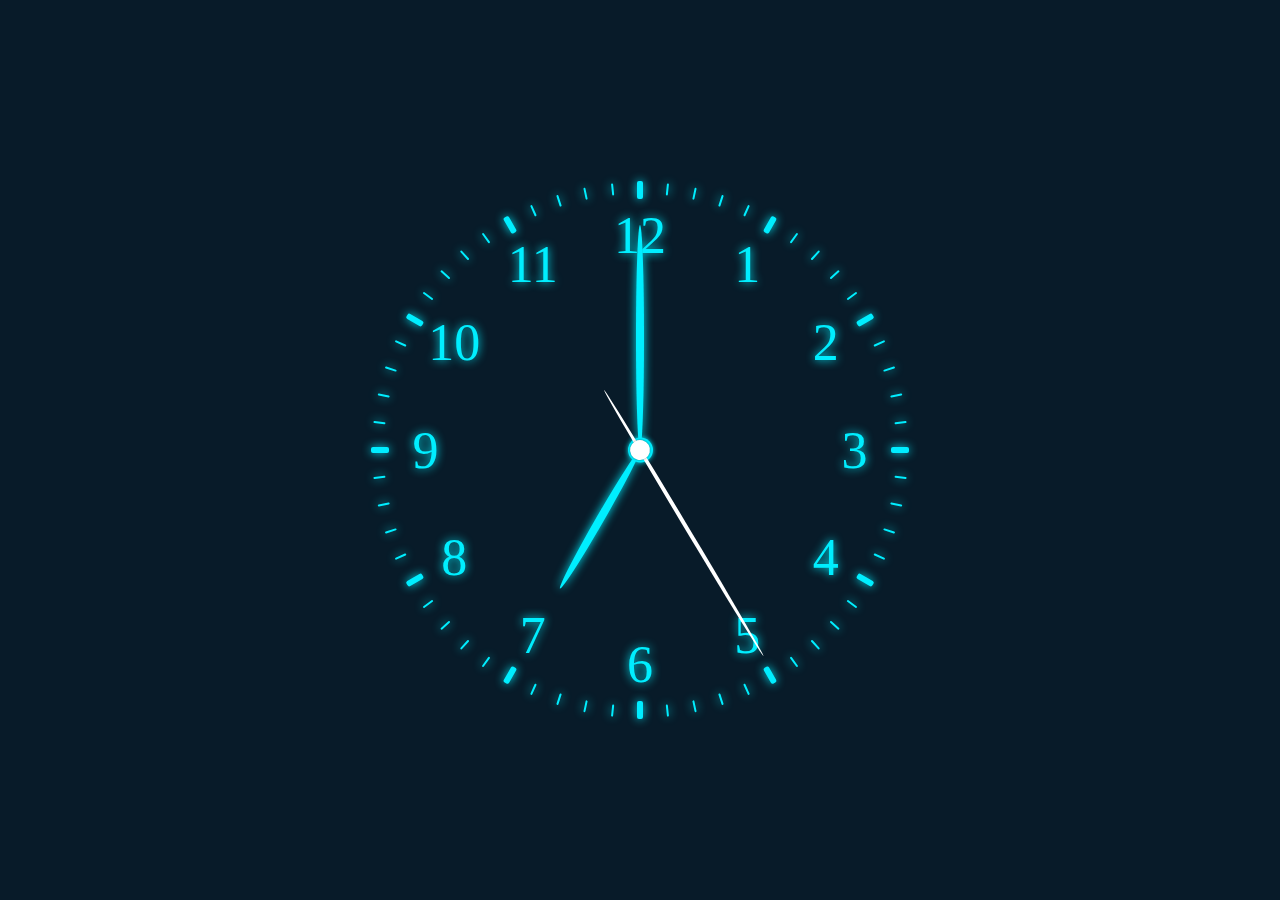
<file: analog-clock/index.html>
<!DOCTYPE html>
<html lang="en">

<head>
    <meta charset="UTF-8">
    <meta http-equiv="X-UA-Compatible" content="IE=edge">
    <meta name="viewport" content="width=device-width", initial-scale="1.0", viewport-fit="cover">
    <title>Analog Clock Using HTML CSS & Javascript</title>
    <link rel="stylesheet" href="style.css">
</head>

<body>

    <div class="wrapper">
        <div class="bar-seconds"></div>
        <div class="number-hours"></div>

        <div class="hands-box">
            <div class="hand hours"><i></i></div> 
            <div class="hand minutes"><i></i></div> 
            <div class="hand seconds"><i></i></div>          
        </div>
    
    </div>


    <script src="script.js"></script>
    <!-- Google tag (gtag.js) -->
    <script async src="https://www.googletagmanager.com/gtag/js?id=G-W1F0187BRJ"></script>
    <script>
        window.dataLayer = window.dataLayer || [];
        function gtag(){dataLayer.push(arguments);}
        gtag('js', new Date());

        gtag('config', 'G-W1F0187BRJ');
    </script>
</body>
</html>
</file>
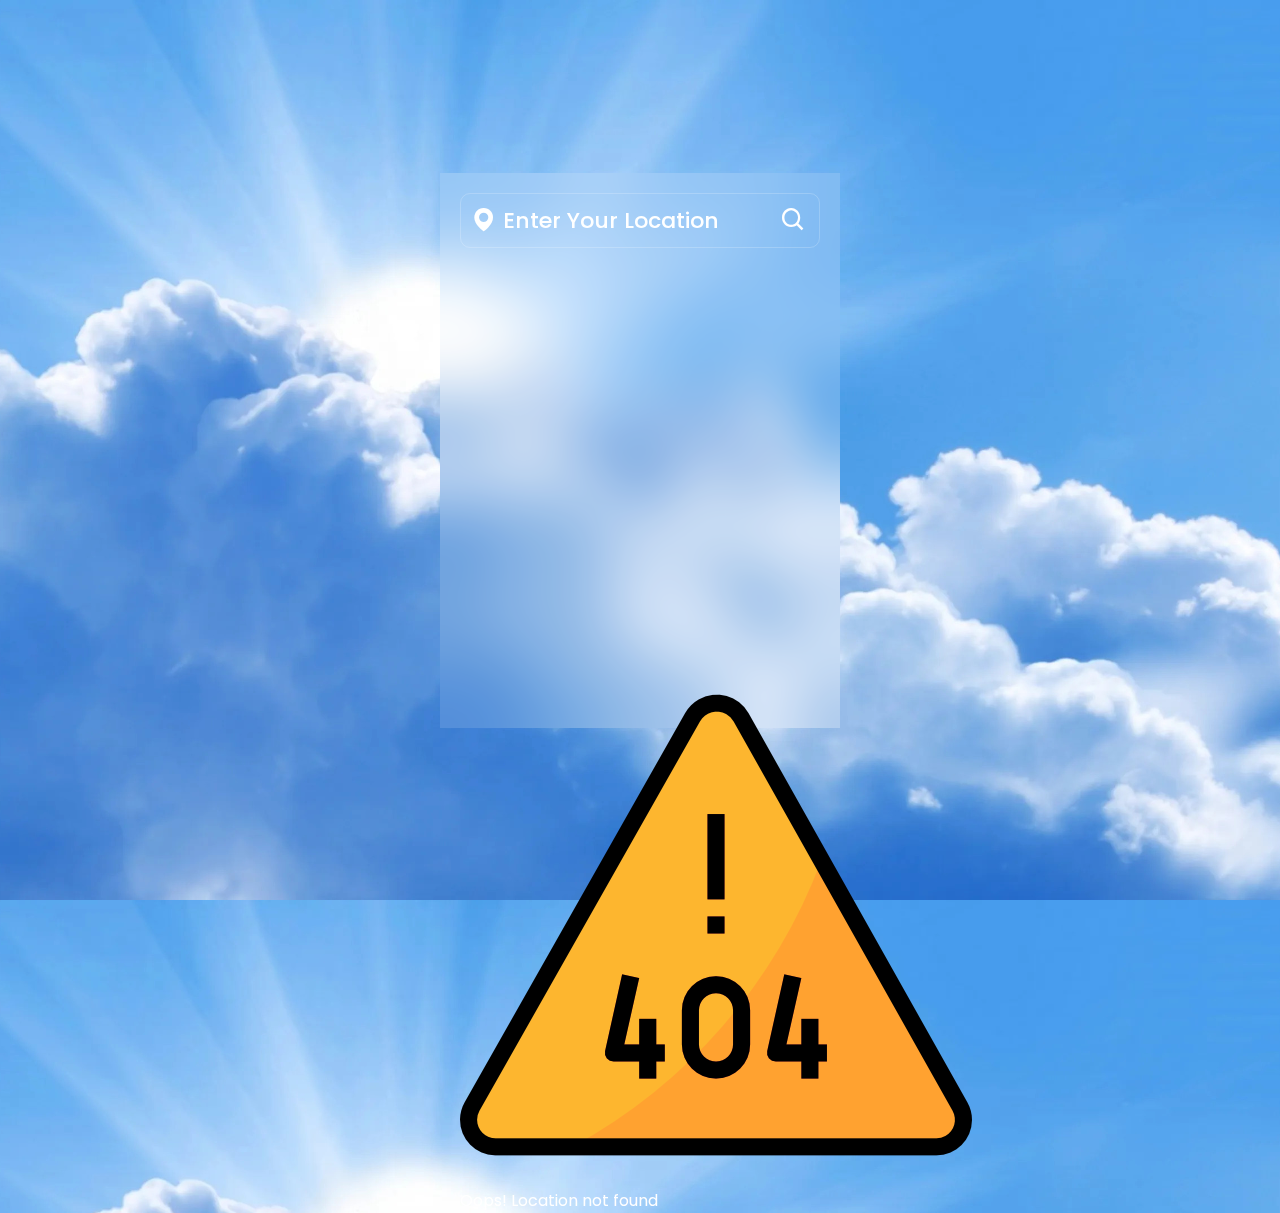
<file: weather/index.html>
<!DOCTYPE html>
<html lang="en">

<head>
    <meta charset="UTF-8">
    <meta http-equiv="X-UA-Compatible" content="IE=edge">
    <meta name="viewport" content="width=device-width", initial-scale="1.0", viewport-fit="cover">
    <title>Weather App using HTML CSS and Javascript</title>
    <link rel="stylesheet" href="style.css">
    <link href='https://unpkg.com/boxicons@2.1.4/css/boxicons.min.css' rel='stylesheet'
</head>

<body>

    <div class="container">
        <div class="search-box">
            <i class='bx bxs-map'></i>
            <input type="text" placeholder="enter your location">
            <button class="bx bx-search"></button>
        </div>

        <div class="weather-box">
            <div class="box">
                <div class="info-weather">
                    <div class="weather">
                        <img src="images/weather-1.png">
                        <p class="temperature">0<span>ºC</span></p>
                        <p class="description">Broken Clouds</p>
                    </div>
                </div>
            </div>
        </div>

        <div class="weather-details">
            <div class="humidity">
                <i class="bx bx-water"></i>
                <div class="text">
                    <div class="info-humidity">
                        <span>0%</span>
                    </div>
                    <p>Humidity</p>
                </div>
            </div>

            <div class="wind">
                <i class="bx bx-wind"></i>
                <div class="text">
                    <div class="info-wind">
                        <span>0 km/h</span>
                    </div>
                    <p>Wind Speed</p>
                </div>
            </div>
        </div>
        
        <div class="not-found">
            <div class="box">
                <img src="images/404.png">
                <p>Oops! Location not found</p>
            </div>
        </div>
    </div>    
    <script src="script.js"></script>
   
</body>
</html>
</file>
<file: analog-clock/style.css>
* {
    margin: 0;
    padding: 0;
    box-sizing: border-box;
}

body {
    display: flex;
    justify-content: center;
    align-items: center;
    min-height: 100vh;
    background: #081b29;
    overflow: hidden;
}

.wrapper {
    position: relative;
    width: 500px;
    height: 500px;
    border-radius: 50%;
    display: flex;
    justify-content: center;
    align-items: center;
    animation: colorful 30s linear infinite;
}

@keyframes colorful {
    100% {
        filter: hue-rotate(360deg);
    }
}

.bar-seconds,
.number-hours {
    position: absolute;
    width: 100%;
    height: 100%;
    border-radius: 50%;
}

.bar-seconds span {
    position: absolute;
    /* 360deg / 60 = 6deg */
    transform: rotate(calc(var(--index) * 6deg ));
    inset: -20px;
    text-align: center;
}

.bar-seconds span p {
    display: inline-block;
    width: 2px;
    height: 12px;
    background: #0ef;
    border-radius: 2px;
    box-shadow: 0 0 10px #0ef;
}

/* 5n = every multiple of 5 */
.bar-seconds span:nth-child(5n) p {
    width: 6px;
    height: 18px;
    transform: translateY(1px);
}

.number-hours span {
    position: absolute;
    /* 360deg/12 = 30deg */
    transform: rotate(calc(var(--index) * 30deg));
    inset: 6px;
    text-align: center;
}

.number-hours span p {
    font-size: 52px;
    color: #0ef;
    text-shadow: 0 0 10px #0ef;
    transform: rotate(calc(var(--index) * -30deg));
}

.hands-box {
    position: relative;
    display: flex;
    justify-content: center;
    align-items: center;
}

.hands-box .hand {
    position: absolute;
    border-radius: 50%;
    display: flex;
    justify-content: center;
}

.hands-box .hand i {
    display: inline-block;
    transform-origin: bottom;
    border-radius: 50%;
    box-shadow: 0 0 10px #0ef;
}

.hands-box .hours {
    width: 320px;
    height: 320px;
}

.hands-box .hours i {
    width: 8px;
    /* half of parent height */
    height: 160px;
    background: #0ef;
}

.hands-box .minutes {
    width: 450px;
    height: 450px;
}

/* center dot bottom */
.hands-box .minutes::before {
    content: '';
    position: absolute;
    top: 50%;
    transform: translateY(-50%);
    width: 25px;
    height: 25px;
    background: #0ef;
    border-radius: 50%;
    box-shadow: 0 0 5px #0ef;
}

.hands-box .minutes i {
    width: 8px;
    /* half of parent height */
    height: 225px;
    background: #0ef;
}

.hands-box .seconds {
    width:480px;
    height: 480px;
}

/* center dot top */
.hands-box .seconds::before {
    content: '';
    position: absolute;
    top: 50%;
    transform: translateY(-50%);
    width: 20px;
    height: 20px;
    background: #fff;
    border-radius: 50%;
    box-shadow: 0 0 2px rgba(0, 0, 0, .5);
}

.hands-box .seconds i {
    width: 4px;
    /* half of parent height */
    height: calc(240px + 70px);
    background: white;
    box-shadow: none;
}
</file>
<file: weather/style.css>
@import url("https://fonts.googleapis.com/css2?family=Poppins:wght@300;400;500;600;700;800;900&display=swap");

* {
    margin: 0;
    padding: 0;
    box-sizing: border-box;
    font-family: "Poppins", sans-serif;
}

body {
    display: flex;
    justify-content: center;
    align-items: center;
    min-height: 100vh;
    background: url('images/background.jpg');
    background-size: cover;
    background-position: center;
}

.container {
    position: relative;
    width: 400px;
    height: 555px;
    background: rgba(255, 255, 255, .1);
    backdrop-filter: blur(30px);
    border: 2px solid rgba(255, 255, 255, .2)
    border-radius: 16px;
    padding: 20px;
    color: #fff;
}

.search-box {
    position: relative;
    width: 100%;
    height: 55px;
    display: flex;
    align-items: center;
}

.search-box i {
    position: absolute;
    left: 10px;
    font-size: 28px;
}

.search-box input {
    position: absolute;
    width: 100%;
    height: 100%;
    background: transparent;
    border: 1px solid rgba(255, 255, 255, .2);
    outline: none;
    border-radius: 10px;
    font-size: 22px;
    color: #fff;
    font-weight: 500;
    text-transform: uppercase;
    padding: 0 48px 0 42px;
}

.search-box input::placeholder {
    color: #fff;
    text-transform: capitalize;
}

.search-box button {
    position: absolute;
    right: 0;
    width: 40px;
    height: 100%;
    background: transparent;
    border: none;
    outline: none;
    font-size: 28px;
    color: #fff;
    padding: 0 40px 0 5px;
    cursor: pointer;
}

.weather-box {
    text-align: center;
    margin: 40px 0;
}

.weather-box ,
.weather-details {
    visibility: hidden;
}    

.weather-box img {
    width: 50%;
}

.weather-box .temperature {
    position: relative;
    font-size: 64px;
    line-height: : 1;
    font-weight: 700;
    margin: 20px 0 6px -30px;
}

.weather-box .temperature span {
    position: absolute;
    font-size: 24px;
    margin-left: 4px;
}

.weather-box .description {
    font-size: 22px;
    font-weight: 500;
    text-transform: capitalize;
}

.weather-details {
    position: absolute;
    bottom: 40px;
    left: 0;
    width: 100%;
    padding: 0 20px;
    display: flex;
}

.weather-details .humidity,
.weather-details .wind {
    display: flex;
    align-items: center;
    width: 50%;
}

.weather-details .humidity {
    padding-left: 20px;
    justify-content: flex-start;
}

.weather-details .wind {
    padding-right: 20px;
    justify-content: flex-end;
}

.weather-details i {
    font-size: 56px;
    margin-right: 10px;
}

.weather-details span {
    display: inline-block;
    font-size: 22px;
    font-weight: 500;
}

.weather-details p {
    font-size: 14px;
    font-weight: 500;
}
</file>
